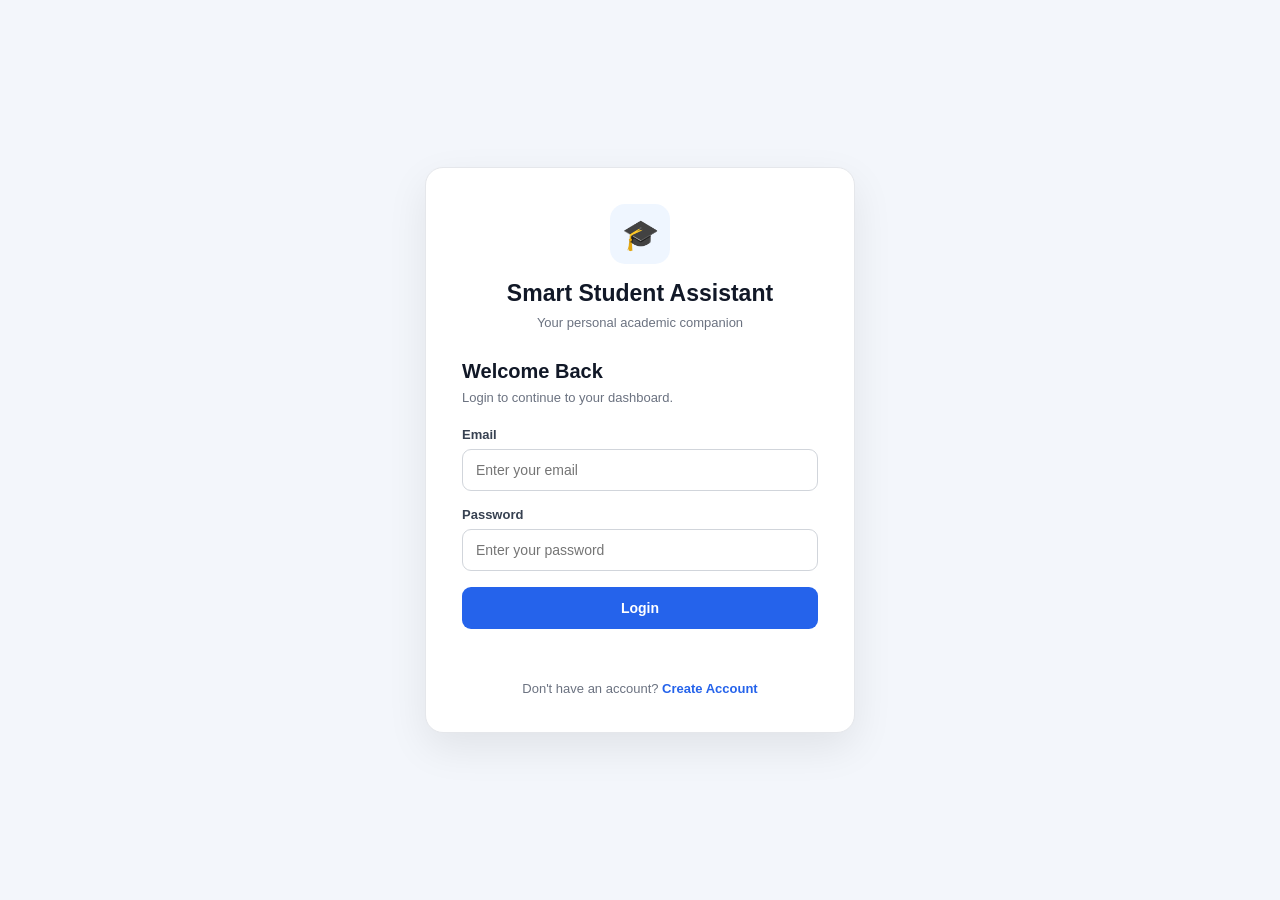
<file: index.html>
<!DOCTYPE html>
<html lang="en">

<head>
    <meta charset="UTF-8">
    <meta name="viewport" content="width=device-width, initial-scale=1.0">

    <title>Smart Student Assistant</title>

    <link rel="stylesheet" href="css/style.css">
</head>

<body>

    <!-- ========================================
         HEADER
    ======================================== -->

    <header class="top-header">

        <div class="logo-area">
            <h1>Smart Student Assistant</h1>
        </div>

        <div class="header-right">
            <span class="student-label">
                Student Dashboard
            </span>
        </div>

    </header>


    <!-- ========================================
         SIDEBAR
    ======================================== -->

    <aside class="sidebar">

        <nav class="sidebar-nav">

            <a href="#dashboard" class="nav-item active">
                <span class="nav-icon">🏠</span>
                <span>Dashboard</span>
            </a>

            <a href="#subjects" class="nav-item">
                <span class="nav-icon">📚</span>
                <span>Subjects</span>
            </a>

            <a href="#tasks" class="nav-item">
                <span class="nav-icon">✅</span>
                <span>Tasks</span>
            </a>

            <a href="#notes" class="nav-item">
                <span class="nav-icon">📝</span>
                <span>Notes</span>
            </a>

            <a href="#schedule" class="nav-item">
                <span class="nav-icon">📅</span>
                <span>Schedule</span>
            </a>

            <a href="#exams" class="nav-item">
                <span class="nav-icon">📋</span>
                <span>Exams</span>
            </a>

            <a href="#progress-dashboard" class="nav-item">
                <span class="nav-icon">📈</span>
                <span>Progress</span>
            </a>

            <a href="#academic-insights" class="nav-item">
                <span class="nav-icon">🧠</span>
                <span>Insights</span>
            </a>

            <a href="#academic-analytics" class="nav-item">
                <span class="nav-icon">📊</span>
                <span>Analytics</span>
            </a>

            <a href="#study-timer" class="nav-item">
                <span class="nav-icon">⏱️</span>
                <span>Study Timer</span>
            </a>
            <a href="#knowledge-test" class="nav-item">
    <span class="nav-icon">📝</span>
    <span>Knowledge Test</span>
</a>

        </nav>
<button
            id="logout-button"
            class="logout-button">
            🚪 Logout
        </button>
    </aside>


    <!-- ========================================
         MAIN CONTENT
    ======================================== -->

    <main class="main-content" id="dashboard">


        <!-- ========================================
     WELCOME
======================================== -->

<section class="welcome-section">

    <div>

        <h2 id="welcome-user">
            Welcome back, Student! 👋
        </h2>

        <p>
            Stay organized, track your progress,
            and achieve your academic goals.
        </p>

    </div>

</section>


        <!-- ========================================
             STAT CARDS
        ======================================== -->

        <section class="stats-grid">


            <div class="stat-card">

                <div class="stat-icon">
                    ✅
                </div>

                <div class="stat-info">

                    <h3>
                        Pending Tasks
                    </h3>

                    <p id="task-count">
                        0
                    </p>

                </div>

            </div>


            <div class="stat-card">

                <div class="stat-icon">
                    📚
                </div>

                <div class="stat-info">

                    <h3>
                        Subjects
                    </h3>

                    <p id="subject-count">
                        0
                    </p>

                </div>

            </div>


            <div class="stat-card">

                <div class="stat-icon">
                    📋
                </div>

                <div class="stat-info">

                    <h3>
                        Upcoming Exams
                    </h3>

                    <p id="exam-count">
                        0
                    </p>

                </div>

            </div>


            <div class="stat-card">

                <div class="stat-icon">
                    📊
                </div>

                <div class="stat-info">

                    <h3>
                        Overall Progress
                    </h3>

                    <p>
                        <span id="overall-progress">
                            0
                        </span>%
                    </p>

                </div>

            </div>


        </section>


        <!-- ========================================
             SMART DASHBOARD
        ======================================== -->

        <section class="dashboard-section smart-dashboard">

            <div class="section-heading">

                <div>

                    <h2>
                        Smart Dashboard
                    </h2>

                    <p>
                        Your academic information at a glance.
                    </p>

                </div>

            </div>


            <div class="smart-grid">


                <!-- TODAY'S SCHEDULE -->

                <div class="smart-card">

                    <div class="smart-card-header">

                        <div class="smart-card-title">

                            <span class="smart-icon">
                                📅
                            </span>

                            <div>

                                <h3>
                                    Today's Schedule
                                </h3>

                                <p>
                                    Classes and activities for today
                                </p>

                            </div>

                        </div>

                    </div>


                    <div
                        id="today-schedule"
                        class="smart-card-content">

                        <p class="empty-message">
                            No schedule available for today.
                        </p>

                    </div>

                </div>


                <!-- EXAM ALERT -->

                <div class="smart-card exam-alert-card">

                    <div class="smart-card-header">

                        <div class="smart-card-title">

                            <span class="smart-icon">
                                🚨
                            </span>

                            <div>

                                <h3>
                                    Upcoming Exam Alert
                                </h3>

                                <p>
                                    Keep track of your upcoming exams
                                </p>

                            </div>

                        </div>

                    </div>


                    <div
                        id="upcoming-exam-alert"
                        class="smart-card-content">

                        <p class="empty-message">
                            No upcoming exams.
                        </p>

                    </div>

                </div>


                <!-- PROGRESS SUMMARY -->

                <div class="smart-card">

                    <div class="smart-card-header">

                        <div class="smart-card-title">

                            <span class="smart-icon">
                                📊
                            </span>

                            <div>

                                <h3>
                                    Progress Summary
                                </h3>

                                <p>
                                    Your subject-wise progress
                                </p>

                            </div>

                        </div>

                    </div>


                    <div
                        id="progress-summary"
                        class="smart-card-content">

                        <p class="empty-message">
                            Add subjects to see your progress.
                        </p>

                    </div>

                </div>


                <!-- STUDY RECOMMENDATION -->

                <div class="smart-card recommendation-card">

                    <div class="smart-card-header">

                        <div class="smart-card-title">

                            <span class="smart-icon">
                                🧠
                            </span>

                            <div>

                                <h3>
                                    Study Recommendation
                                </h3>

                                <p>
                                    Personalized study suggestion
                                </p>

                            </div>

                        </div>

                    </div>


                    <div
                        id="study-recommendation"
                        class="smart-card-content">

                        <p class="empty-message">
                            Add subjects, tasks, and exams to receive
                            study recommendations.
                        </p>

                    </div>

                </div>


            </div>

        </section>


        <!-- ========================================
             TODAY'S OVERVIEW
        ======================================== -->

        <section class="dashboard-section">

            <div class="section-heading">

                <div>

                    <h2>
                        Today's Overview
                    </h2>

                    <p>
                        A quick summary of your academic activity.
                    </p>

                </div>

            </div>


            <div class="overview-grid">


                <div class="overview-item">

                    <div class="overview-icon">
                        📚
                    </div>

                    <div>

                        <p class="overview-title">
                            Subjects
                        </p>

                        <h3 id="overview-subjects">
                            0
                        </h3>

                    </div>

                </div>


                <div class="overview-item">

                    <div class="overview-icon">
                        ✅
                    </div>

                    <div>

                        <p class="overview-title">
                            Pending Tasks
                        </p>

                        <h3 id="overview-tasks">
                            0
                        </h3>

                    </div>

                </div>


                <div class="overview-item">

                    <div class="overview-icon">
                        📋
                    </div>

                    <div>

                        <p class="overview-title">
                            Upcoming Exams
                        </p>

                        <h3 id="overview-exams">
                            0
                        </h3>

                    </div>

                </div>


                <div class="overview-item">

                    <div class="overview-icon">
                        ⏱️
                    </div>

                    <div>

                        <p class="overview-title">
                            Study Sessions
                        </p>

                        <h3 id="overview-sessions">
                            0
                        </h3>

                    </div>

                </div>


            </div>

        </section>
        <!-- ========================================
     NOTIFICATIONS & REMINDERS
======================================== -->

<section
    id="notifications-section"
    class="dashboard-section">

    <div class="section-heading">

        <div>

            <h2>
                🔔 Notifications & Reminders
            </h2>

            <p>
                Important tasks, deadlines, and exams that need your attention.
            </p>

        </div>

    </div>


    <div id="notifications-list">

        <div class="notification-empty">
            🎉 No important notifications right now.
        </div>

    </div>

</section>


        <!-- ========================================
             TASKS
        ======================================== -->

        <section
            class="dashboard-section"
            id="tasks">

            <div class="section-heading">

                <div>

                    <h2>
                        Tasks
                    </h2>

                    <p>
                        Manage your academic tasks and assignments.
                    </p>

                </div>

                <button
                    id="add-task-button"
                    class="primary-button">

                    + Add Task

                </button>

            </div>


            <div
                id="task-list"
                class="task-list">

                <p class="empty-message">
                    No tasks available.
                </p>

            </div>

        </section>


        <!-- ========================================
             UPCOMING EXAMS
        ======================================== -->

        <section class="dashboard-section">

            <div class="section-heading">

                <div>

                    <h2>
                        Upcoming Exams
                    </h2>

                    <p>
                        Keep track of your examination schedule.
                    </p>

                </div>

            </div>


            <div
                id="dashboard-exam-list"
                class="exam-list">

                <p class="empty-message">
                    No upcoming exams.
                </p>

            </div>

        </section>


        <!-- ========================================
             SUBJECTS
        ======================================== -->

        <section
            class="dashboard-section"
            id="subjects">

            <div class="section-heading">

                <div>

                    <h2>
                        Subjects
                    </h2>

                    <p>
                        Track your progress in each subject.
                    </p>

                </div>

                <button
                    id="add-subject-button"
                    class="primary-button">

                    + Add Subject

                </button>

            </div>


            <div
                id="subject-list"
                class="subject-list">

                <p class="empty-message">
                    No subjects added yet.
                </p>

            </div>

        </section>


        <!-- ========================================
             NOTES
        ======================================== -->

        <section
            class="dashboard-section"
            id="notes">

            <div class="section-heading">

                <div>

                    <h2>
                        Notes
                    </h2>

                    <p>
                        Save important study notes and information.
                    </p>

                </div>

                <button
                    id="add-note-button"
                    class="primary-button">

                    + Add Note

                </button>

            </div>


            <div
                id="note-list"
                class="note-list">

                <p class="empty-message">
                    No notes available.
                </p>

            </div>

        </section>


        <!-- ========================================
             SCHEDULE
        ======================================== -->

        <section
            class="dashboard-section"
            id="schedule">

            <div class="section-heading">

                <div>

                    <h2>
                        Schedule
                    </h2>

                    <p>
                        Organize your classes and daily activities.
                    </p>

                </div>

                <button
    id="add-schedule-button"
    class="primary-button"
    onclick="addSchedule()">
    + Add Schedule
</button>

            </div>


            <div
                id="schedule-list"
                class="schedule-list">

                <p class="empty-message">
                    No schedule available.
                </p>

            </div>

        </section>


        <!-- ========================================
             EXAMS
        ======================================== -->

        <section
            class="dashboard-section"
            id="exams">

            <div class="section-heading">

                <div>

                    <h2>
                        Exams
                    </h2>

                    <p>
                        Manage your examination dates and times.
                    </p>

                </div>

                <button
    id="add-exam-button"
    class="primary-button"
    onclick="addExam()">
    + Add Exam
</button>

            </div>


            <div
                id="exam-list"
                class="exam-list">

                <p class="empty-message">
                    No exams added yet.
                </p>

            </div>

        </section>


        <!-- ========================================
             PROGRESS DASHBOARD
        ======================================== -->

        <section
            class="dashboard-section"
            id="progress-dashboard">

            <div class="section-heading">

                <div>

                    <h2>
                        Progress Dashboard
                    </h2>

                    <p>
                        Track your overall academic performance.
                    </p>

                </div>

            </div>


            <div class="progress-dashboard-grid">


                <div class="progress-dashboard-card">

                    <div class="progress-dashboard-icon">
                        📊
                    </div>

                    <div>

                        <p>
                            Overall Progress
                        </p>

                        <h3>
                            <span id="progress-overall">
                                0
                            </span>%
                        </h3>

                    </div>

                </div>


                <div class="progress-dashboard-card">

                    <div class="progress-dashboard-icon">
                        ✅
                    </div>

                    <div>

                        <p>
                            Completed Tasks
                        </p>

                        <h3 id="progress-completed-tasks">
                            0
                        </h3>

                    </div>

                </div>


                <div class="progress-dashboard-card">

                    <div class="progress-dashboard-icon">
                        ⏳
                    </div>

                    <div>

                        <p>
                            Pending Tasks
                        </p>

                        <h3 id="progress-pending-tasks">
                            0
                        </h3>

                    </div>

                </div>


                <div class="progress-dashboard-card">

                    <div class="progress-dashboard-icon">
                        ⏱️
                    </div>

                    <div>

                        <p>
                            Study Sessions
                        </p>

                        <h3 id="progress-study-sessions">
                            0
                        </h3>

                    </div>

                </div>


            </div>


            <div class="progress-performance-card">

                <div class="progress-performance-header">

                    <div>

                        <h3>
                            Subject Performance
                        </h3>

                        <p>
                            View your progress in each subject.
                        </p>

                    </div>

                </div>


                <div
                    id="progress-subject-list"
                    class="progress-subject-list">

                    <p class="empty-message">
                        Add subjects to see your performance.
                    </p>

                </div>

            </div>


            <div class="academic-summary-card">

                <div class="academic-summary-icon">
                    🎯
                </div>

                <div>

                    <h3>
                        Academic Summary
                    </h3>

                    <p id="academic-summary-text">
                        Add your academic data to generate
                        a performance summary.
                    </p>

                </div>

            </div>

        </section>


        <!-- ========================================
             INTELLIGENT ACADEMIC INSIGHTS
        ======================================== -->

        <section
            class="dashboard-section"
            id="academic-insights">

            <div class="section-heading">

                <div>

                    <h2>
                        🧠 Intelligent Academic Insights
                    </h2>

                    <p>
                        Personalized insights based on your academic activity.
                    </p>

                </div>

            </div>


            <div class="insights-grid">


                <div class="insight-card">

                    <div class="insight-icon">
                        🎯
                    </div>

                    <div>

                        <h3>
                            Study Focus
                        </h3>

                        <p id="study-focus-insight">
                            Add subjects and tasks to receive
                            a study focus recommendation.
                        </p>

                    </div>

                </div>


                <div class="insight-card">

                    <div class="insight-icon">
                        📚
                    </div>

                    <div>

                        <h3>
                            Subject Insight
                        </h3>

                        <p id="subject-insight">
                            Your subject performance will appear here.
                        </p>

                    </div>

                </div>


                <div class="insight-card">

                    <div class="insight-icon">
                        ✅
                    </div>

                    <div>

                        <h3>
                            Task Insight
                        </h3>

                        <p id="task-insight">
                            Your task completion pattern will appear here.
                        </p>

                    </div>

                </div>


                <div class="insight-card">

                    <div class="insight-icon">
                        ⏰
                    </div>

                    <div>

                        <h3>
                            Exam Insight
                        </h3>

                        <p id="exam-insight">
                            Your upcoming exam information will appear here.
                        </p>

                    </div>

                </div>


            </div>

        </section>


        <!-- ========================================
             ACADEMIC ANALYTICS
        ======================================== -->

        <section
            class="dashboard-section"
            id="academic-analytics">

            <div class="section-heading">

                <div>

                    <h2>
                        📊 Academic Analytics
                    </h2>

                    <p>
                        Analyze your academic performance and study activity.
                    </p>

                </div>

            </div>


            <!-- ANALYTICS CARDS -->

            <div class="analytics-grid">


                <!-- TASK COMPLETION -->

                <div class="analytics-card">

                    <div class="analytics-icon">
                        ✅
                    </div>

                    <div class="analytics-info">

                        <h3>
                            Task Completion
                        </h3>

                        <p>
                            <span id="analytics-task-completion">
                                0
                            </span>%
                        </p>

                        <small>
                            Completed tasks
                        </small>

                    </div>

                </div>


                <!-- SUBJECT AVERAGE -->

                <div class="analytics-card">

                    <div class="analytics-icon">
                        📚
                    </div>

                    <div class="analytics-info">

                        <h3>
                            Average Subject Progress
                        </h3>

                        <p>
                            <span id="analytics-subject-average">
                                0
                            </span>%
                        </p>

                        <small>
                            Average across subjects
                        </small>

                    </div>

                </div>


                <!-- STUDY SESSIONS -->

                <div class="analytics-card">

                    <div class="analytics-icon">
                        ⏱️
                    </div>

                    <div class="analytics-info">

                        <h3>
                            Study Sessions
                        </h3>

                        <p id="analytics-study-sessions">
                            0
                        </p>

                        <small>
                            Completed study sessions
                        </small>

                    </div>

                </div>


                <!-- EXAM PREPARATION -->

                <div class="analytics-card">

                    <div class="analytics-icon">
                        📝
                    </div>

                    <div class="analytics-info">

                        <h3>
                            Exam Preparation
                        </h3>

                        <p>
                            <span id="analytics-exam-preparation">
                                0
                            </span>%
                        </p>

                        <small>
                            Based on subject progress
                        </small>

                    </div>

                </div>


            </div>


            <!-- ANALYTICS DETAILS -->

            <div class="analytics-details-grid">
                <!-- VISUAL ANALYTICS -->

<div class="visual-analytics-grid">

    <!-- SUBJECT PROGRESS -->

    <div class="visual-analytics-card">

        <div class="visual-analytics-header">
            <div>
                <h3>📚 Subject Progress</h3>
                <p>Current progress of each subject.</p>
            </div>
        </div>

        <div
            id="subject-progress-chart"
            class="subject-progress-chart">
            
            <p class="empty-message">
                Add subjects to view the progress chart.
            </p>

        </div>

    </div>


    <!-- TASK PERFORMANCE -->

    <div class="visual-analytics-card">

        <div class="visual-analytics-header">
            <div>
                <h3>✅ Task Performance</h3>
                <p>Completed and pending tasks.</p>
            </div>
        </div>

        <div
            id="task-performance-chart"
            class="task-performance-chart">

            <p class="empty-message">
                Add tasks to view task performance.
            </p>

        </div>

    </div>


    <!-- STUDY ACTIVITY -->

    <div class="visual-analytics-card">

        <div class="visual-analytics-header">
            <div>
                <h3>⏱️ Study Activity</h3>
                <p>Your completed study sessions.</p>
            </div>
        </div>

        <div
            id="study-activity-chart"
            class="study-activity-chart">

            <p class="empty-message">
                Complete study sessions to view activity.
            </p>

        </div>

    </div>


    <!-- ACADEMIC SUMMARY -->

    <div class="visual-analytics-card">

        <div class="visual-analytics-header">
            <div>
                <h3>🎯 Academic Summary</h3>
                <p>Quick overview of your academic status.</p>
            </div>
        </div>

        <div
            id="academic-summary-chart"
            class="academic-summary-chart">

            <p class="empty-message">
                Add academic data to generate your summary.
            </p>

        </div>

    </div>

</div>


                <!-- PERFORMANCE OVERVIEW -->

                <div class="analytics-detail-card">

                    <div class="analytics-detail-header">

                        <div>

                            <h3>
                                📈 Performance Overview
                            </h3>

                            <p>
                                Your current academic indicators.
                            </p>

                        </div>

                    </div>


                    <div
                        id="analytics-performance-overview"
                        class="analytics-detail-content">

                        <p class="empty-message">
                            Add academic data to view your performance overview.
                        </p>

                    </div>

                </div>


                <!-- STUDY ACTIVITY -->

                <div class="analytics-detail-card">

                    <div class="analytics-detail-header">

                        <div>

                            <h3>
                                ⏱️ Study Activity
                            </h3>

                            <p>
                                Your completed study sessions.
                            </p>

                        </div>

                    </div>


                    <div
                        id="analytics-study-activity"
                        class="analytics-detail-content">

                        <p class="empty-message">
                            Complete study sessions to see your activity.
                        </p>

                    </div>

                </div>


            </div>
<!-- SMART RECOMMENDATIONS -->

<div class="recommendation-section">

    <div class="recommendation-header">
        <div>
            <h3>🤖 Smart Recommendations</h3>
            <p>
                Personalized suggestions based on your academic data.
            </p>
        </div>
    </div>

    <div
        id="smart-recommendations"
        class="recommendations-list">

        <div class="recommendation-item">

            <div class="recommendation-icon">
                💡
            </div>

            <div class="recommendation-content">

                <h4>Getting Started</h4>

                <p>
                    Add your subjects, tasks, and exams
                    to receive personalized recommendations.
                </p>

            </div>

        </div>

    </div>

</div>

        </section>


        <!-- ========================================
             STUDY TIMER
        ======================================== -->

        <section
            class="dashboard-section timer-section"
            id="study-timer">

            <div class="section-heading">

                <div>

                    <h2>
                        Study Timer
                    </h2>

                    <p>
                        Use focused study sessions to improve
                        your productivity.
                    </p>

                </div>

            </div>


            <div class="timer-container">

                <div
                    id="timer-display"
                    class="timer-display">

                    25:00

                </div>


                <div class="timer-controls">

                    <button
                        id="start-timer"
                        class="primary-button">

                        Start

                    </button>

                    <button
                        id="pause-timer"
                        class="secondary-button">

                        Pause

                    </button>

                    <button
                        id="reset-timer"
                        class="secondary-button">

                        Reset

                    </button>

                </div>


                <div class="timer-info">

                    <p>

                        Completed Sessions:

                        <strong id="completed-sessions">
                            0
                        </strong>

                    </p>

                </div>

            </div>

        </section>
        <!-- ========================================
     KNOWLEDGE TEST
======================================== -->

<section
    id="knowledge-test"
    class="dashboard-section knowledge-test-section">

    <div class="section-header">

        <div>

            <h3>📝 Knowledge Test</h3>

            <p>
                Test your knowledge based on the subjects
                you have studied.
            </p>

        </div>

    </div>


    <div class="knowledge-test-setup">

        <div class="form-group">

            <label for="knowledge-test-subject">
                Select Subject
            </label>

            <select id="knowledge-test-subject">

                <option value="">
                    Select a subject
                </option>

            </select>

        </div>


        <div class="form-group">

            <label for="knowledge-test-question-count">
                Number of Questions
            </label>

            <select id="knowledge-test-question-count">

                <option value="5">
                    5 Questions
                </option>

                <option value="10" selected>
                    10 Questions
                </option>

                <option value="15">
                    15 Questions
                </option>

            </select>

        </div>


        <div class="form-group">

            <label for="knowledge-test-difficulty">
                Difficulty
            </label>

            <select id="knowledge-test-difficulty">

                <option value="mixed" selected>
                    Mixed
                </option>

                <option value="easy">
                    Easy
                </option>

                <option value="medium">
                    Medium
                </option>

                <option value="hard">
                    Hard
                </option>

            </select>

        </div>


        <button
            id="start-knowledge-test"
            class="primary-button">
            🚀 Start Test
        </button>

    </div>


    <!-- TEST AREA -->

    <div
        id="knowledge-test-area"
        class="knowledge-test-area"
        style="display: none;">

        <div class="knowledge-test-header">

            <div>

                <h4 id="knowledge-test-title">
                    Knowledge Test
                </h4>

                <p id="knowledge-test-progress">
                    Question 1 of 10
                </p>

            </div>

        </div>


        <div
            id="knowledge-test-questions"
            class="knowledge-test-questions">
        </div>


        <button
            id="submit-knowledge-test"
            class="primary-button">
            ✅ Submit Test
        </button>

    </div>


    <!-- RESULT AREA -->

    <div
        id="knowledge-test-result"
        class="knowledge-test-result"
        style="display: none;">

        <h4>🎉 Test Completed!</h4>

        <div class="knowledge-test-score">

            <strong id="knowledge-test-score">
                0 / 10
            </strong>

            <span id="knowledge-test-percentage">
                0%
            </span>

        </div>


        <p id="knowledge-test-result-message">
            Your result will appear here.
        </p>


        <button
            id="retake-knowledge-test"
            class="secondary-button">
            🔄 Retake Test
        </button>

    </div>

</section>
<!-- ============================================================
     STUDY PLANNER
     ============================================================ -->

<div class="study-planner-section">

    <div class="study-planner-header">

        <div>

            <h3>📅 Daily Study Planner</h3>

            <p>
                A simple study plan generated from your
                subjects, tasks, and upcoming exams.
            </p>

        </div>

    </div>


    <div
        id="study-planner"
        class="study-planner-list">

        <div class="study-plan-item">

            <div class="study-plan-number">
                1
            </div>

            <div class="study-plan-content">

                <h4>
                    Getting Your Study Plan Ready
                </h4>

                <p>
                    Add subjects, tasks, and exams to
                    generate your personalized study plan.
                </p>

            </div>

        </div>

    </div>

</div>
<!-- ============================================================
     AI STUDY ASSISTANT
     ============================================================ -->

<section
    id="ai-study-assistant"
    class="ai-study-assistant-section">

    <div class="ai-assistant-header">

        <div>

            <h3>🤖 AI Study Assistant</h3>

            <p>
                Get personalized study guidance based on
                your subjects, tasks, exams, and study activity.
            </p>

        </div>

    </div>


    <div class="ai-assistant-chat">

        <div
            id="ai-assistant-messages"
            class="ai-assistant-messages">

            <div class="ai-message assistant-message">

                <div class="ai-message-icon">
                    🤖
                </div>

                <div class="ai-message-content">

                    <strong>
                        Smart Study Assistant
                    </strong>

                    <p>
                        Hi! Ask me what you should study,
                        which subject needs attention, or
                        how you can plan your study time.
                    </p>

                </div>

            </div>

        </div>


        <div class="ai-assistant-input-area">

            <input
                type="text"
                id="ai-assistant-input"
                placeholder="Ask me what you should study today..."
                autocomplete="off"
            >

            <button
                id="ai-assistant-send"
                class="primary-button">
                Send
            </button>

        </div>


        <div class="ai-suggestion-buttons">

    <button
        class="ai-suggestion-button"
        data-question="What should I study today?">
        📚 What should I study today?
    </button>

    <button
        class="ai-suggestion-button"
        data-question="Which subject needs the most attention?">
        📊 Which subject needs attention?
    </button>

    <button
        class="ai-suggestion-button"
        data-question="What exams should I prepare for?">
        📝 What exams should I prepare for?
    </button>

    <button
        class="ai-suggestion-button"
        id="generate-study-plan-button">
        🧠 Generate My Study Plan
    </button>

</div>

    </div>

</section>
    </main>


    <!-- ========================================
         JAVASCRIPT
    ======================================== -->

    <script src="js/app.js"></script>
<script src="js/ai-assistant.js"></script>
<script src="js/auth.js"></script>
</body>

</html>
</file>
<file: css/style.css>
/* ============================================================
   SMART STUDENT ASSISTANT
   MAIN STYLESHEET
   ============================================================ */


/* ============================================================
   GLOBAL
   ============================================================ */

* {
    margin: 0;
    padding: 0;
    box-sizing: border-box;
}

html {
    scroll-behavior: smooth;
}

body {
    font-family: Arial, Helvetica, sans-serif;
    background: #f5f7fb;
    color: #111827;
    line-height: 1.5;
}

button,
input,
textarea,
select {
    font-family: inherit;
}

button {
    cursor: pointer;
}


/* ============================================================
   HEADER
   ============================================================ */

.top-header {
    position: fixed;
    top: 0;
    left: 0;
    right: 0;
    height: 70px;
    background: #ffffff;
    border-bottom: 1px solid #e5e7eb;
    display: flex;
    align-items: center;
    justify-content: space-between;
    padding: 0 25px;
    z-index: 1000;
}

.logo-area {
    display: flex;
    align-items: center;
    gap: 12px;
}

.logo-icon {
    width: 40px;
    height: 40px;
    border-radius: 11px;
    background: #2563eb;
    color: #ffffff;
    display: flex;
    align-items: center;
    justify-content: center;
    font-size: 20px;
    font-weight: 700;
}

.logo-area h1 {
    font-size: 20px;
    color: #111827;
}

.header-right {
    display: flex;
    align-items: center;
    gap: 15px;
}

.student-label {
    color: #6b7280;
    font-size: 13px;
}


/* ============================================================
   SIDEBAR
   ============================================================ */

.sidebar {
    position: fixed;
    top: 70px;
    left: 0;
    bottom: 0;
    width: 230px;
    background: #ffffff;
    border-right: 1px solid #e5e7eb;
    padding: 20px 12px;
    overflow-y: auto;
    z-index: 900;
}

.sidebar-nav {
    display: flex;
    flex-direction: column;
    gap: 6px;
}

.nav-item {
    text-decoration: none;
    color: #4b5563;
    padding: 12px 14px;
    border-radius: 10px;
    display: flex;
    align-items: center;
    gap: 11px;
    font-size: 14px;
    transition: all 0.2s ease;
}

.nav-item:hover {
    background: #f3f6fb;
    color: #2563eb;
}

.nav-item.active {
    background: #eff6ff;
    color: #2563eb;
    font-weight: 600;
}

.nav-icon {
    width: 24px;
    text-align: center;
    font-size: 17px;
}


/* ============================================================
   MAIN CONTENT
   ============================================================ */

.main-content {
    margin-left: 230px;
    padding: 100px 30px 40px;
    min-height: 100vh;
}

.dashboard-section {
    margin-bottom: 35px;
}

.section-heading {
    display: flex;
    justify-content: space-between;
    align-items: center;
    gap: 20px;
    margin-bottom: 20px;
}

.section-heading h2 {
    font-size: 24px;
    color: #111827;
    margin-bottom: 4px;
}

.section-heading p {
    color: #6b7280;
    font-size: 13px;
}


/* ============================================================
   BUTTONS
   ============================================================ */

.primary-button {
    border: none;
    background: #2563eb;
    color: #ffffff;
    padding: 10px 17px;
    border-radius: 9px;
    font-size: 13px;
    font-weight: 600;
    transition: all 0.2s ease;
}

.primary-button:hover {
    background: #1d4ed8;
    transform: translateY(-1px);
}

.delete-button {
    border: none;
    background: #fee2e2;
    color: #dc2626;
    padding: 7px 11px;
    border-radius: 7px;
    font-size: 12px;
    font-weight: 600;
}

.delete-button:hover {
    background: #fecaca;
}

.edit-button {
    border: none;
    background: #eff6ff;
    color: #2563eb;
    padding: 7px 11px;
    border-radius: 7px;
    font-size: 12px;
    font-weight: 600;
}

.edit-button:hover {
    background: #dbeafe;
}


/* ============================================================
   STATISTICS
   ============================================================ */

.stats-grid {
    display: grid;
    grid-template-columns: repeat(4, 1fr);
    gap: 18px;
    margin-bottom: 30px;
}

.stat-card {
    background: #ffffff;
    border: 1px solid #e5e7eb;
    border-radius: 15px;
    padding: 22px;
    display: flex;
    align-items: center;
    gap: 15px;
    transition: all 0.25s ease;
}

.stat-card:hover {
    transform: translateY(-7px);
    box-shadow: 0 12px 25px rgba(0, 0, 0, 0.08);
}

.stat-icon {
    width: 50px;
    height: 50px;
    border-radius: 13px;
    background: #eff6ff;
    display: flex;
    align-items: center;
    justify-content: center;
    font-size: 23px;
    flex-shrink: 0;
}

.stat-info h3 {
    color: #6b7280;
    font-size: 12px;
    margin-bottom: 3px;
}

.stat-info p {
    color: #111827;
    font-size: 26px;
    font-weight: 700;
}


/* ============================================================
   GENERAL CARDS
   ============================================================ */

.card {
    background: #ffffff;
    border: 1px solid #e5e7eb;
    border-radius: 15px;
    padding: 22px;
}

.empty-message {
    color: #9ca3af;
    font-size: 13px;
    padding: 15px 0;
}


/* ============================================================
   SMART DASHBOARD
   ============================================================ */

.smart-dashboard-grid {
    display: grid;
    grid-template-columns: repeat(4, 1fr);
    gap: 18px;
}

.smart-card {
    background: #ffffff;
    border: 1px solid #e5e7eb;
    border-radius: 15px;
    padding: 21px;
    min-height: 180px;
}

.smart-card h3 {
    color: #111827;
    font-size: 16px;
    margin-bottom: 5px;
}

.smart-card > p {
    color: #6b7280;
    font-size: 12px;
    margin-bottom: 14px;
}

.smart-item {
    display: flex;
    flex-direction: column;
    gap: 3px;
    padding: 11px 0;
    border-bottom: 1px solid #f0f0f0;
}

.smart-item:last-child {
    border-bottom: none;
}

.smart-item strong {
    color: #111827;
    font-size: 13px;
}

.smart-item span {
    color: #2563eb;
    font-size: 12px;
}

.smart-item small {
    color: #9ca3af;
    font-size: 11px;
}

.smart-progress-value {
    font-size: 32px;
    font-weight: 700;
    color: #2563eb;
    margin-bottom: 4px;
}


/* ============================================================
   TODAY'S OVERVIEW
   ============================================================ */

.overview-grid {
    display: grid;
    grid-template-columns: repeat(4, 1fr);
    gap: 18px;
}

.overview-card {
    background: #ffffff;
    border: 1px solid #e5e7eb;
    border-radius: 15px;
    padding: 20px;
}

.overview-card h3 {
    font-size: 14px;
    color: #6b7280;
    margin-bottom: 7px;
}

.overview-card p {
    font-size: 25px;
    font-weight: 700;
    color: #2563eb;
}


/* ============================================================
   TASKS
   ============================================================ */

.task-list {
    display: flex;
    flex-direction: column;
    gap: 12px;
}

.task-item {
    background: #ffffff;
    border: 1px solid #e5e7eb;
    border-radius: 12px;
    padding: 15px 17px;
    display: flex;
    justify-content: space-between;
    align-items: center;
    gap: 15px;
}

.task-left {
    display: flex;
    align-items: flex-start;
    gap: 12px;
}

.task-left input {
    margin-top: 4px;
}

.task-content h3 {
    font-size: 14px;
    margin-bottom: 3px;
}

.task-content p {
    font-size: 12px;
    color: #6b7280;
}

.task-item.completed .task-content h3 {
    text-decoration: line-through;
    color: #9ca3af;
}

.task-item.completed .task-content p {
    color: #9ca3af;
}


/* ============================================================
   SUBJECTS
   ============================================================ */

.subject-list {
    display: grid;
    grid-template-columns: repeat(2, 1fr);
    gap: 18px;
}

.subject-card {
    background: #ffffff;
    border: 1px solid #e5e7eb;
    border-radius: 15px;
    padding: 20px;
}

.subject-card-header {
    display: flex;
    justify-content: space-between;
    gap: 15px;
    margin-bottom: 15px;
}

.subject-card h3 {
    font-size: 16px;
    margin-bottom: 4px;
}

.subject-card p {
    color: #6b7280;
    font-size: 12px;
}

.subject-actions {
    display: flex;
    gap: 6px;
}

.progress-bar {
    width: 100%;
    height: 9px;
    background: #e5e7eb;
    border-radius: 20px;
    overflow: hidden;
}

.progress-fill {
    height: 100%;
    background: #2563eb;
    border-radius: 20px;
    transition: width 0.3s ease;
}


/* ============================================================
   NOTES
   ============================================================ */

.notes-list {
    display: grid;
    grid-template-columns: repeat(2, 1fr);
    gap: 18px;
}

.note-card {
    background: #ffffff;
    border: 1px solid #e5e7eb;
    border-radius: 15px;
    padding: 20px;
}

.note-card-header {
    display: flex;
    justify-content: space-between;
    gap: 12px;
    margin-bottom: 12px;
}

.note-card h3 {
    font-size: 16px;
}

.note-card p {
    color: #6b7280;
    font-size: 13px;
    white-space: pre-wrap;
}


/* ============================================================
   SCHEDULE
   ============================================================ */

.schedule-list {
    display: flex;
    flex-direction: column;
    gap: 12px;
}

.schedule-item {
    background: #ffffff;
    border: 1px solid #e5e7eb;
    border-radius: 12px;
    padding: 17px;
    display: flex;
    justify-content: space-between;
    align-items: center;
    gap: 15px;
}

.schedule-item h3 {
    font-size: 15px;
    margin-bottom: 3px;
}

.schedule-item p {
    color: #2563eb;
    font-size: 12px;
}

.schedule-item small {
    color: #9ca3af;
    font-size: 11px;
}


/* ============================================================
   EXAMS
   ============================================================ */

.exam-list {
    display: flex;
    flex-direction: column;
    gap: 12px;
}

.exam-item {
    background: #ffffff;
    border: 1px solid #e5e7eb;
    border-radius: 12px;
    padding: 17px;
    display: flex;
    justify-content: space-between;
    align-items: center;
    gap: 15px;
}

.exam-item h3 {
    font-size: 15px;
    margin-bottom: 3px;
}

.exam-item p {
    color: #6b7280;
    font-size: 12px;
}


/* ============================================================
   PROGRESS DASHBOARD
   ============================================================ */

.progress-dashboard-grid {
    display: grid;
    grid-template-columns: repeat(4, 1fr);
    gap: 18px;
    margin-bottom: 22px;
}

.progress-card {
    background: #ffffff;
    border: 1px solid #e5e7eb;
    border-radius: 15px;
    padding: 20px;
}

.progress-card h3 {
    color: #6b7280;
    font-size: 13px;
    margin-bottom: 5px;
}

.progress-card p {
    color: #2563eb;
    font-size: 27px;
    font-weight: 700;
}

.progress-subject-list {
    background: #ffffff;
    border: 1px solid #e5e7eb;
    border-radius: 15px;
    padding: 22px;
    margin-bottom: 20px;
}

.progress-subject-item {
    margin-bottom: 18px;
}

.progress-subject-item:last-child {
    margin-bottom: 0;
}

.progress-subject-header {
    display: flex;
    justify-content: space-between;
    margin-bottom: 7px;
    font-size: 13px;
}

.progress-subject-header span {
    color: #4b5563;
}

.progress-subject-header strong {
    color: #2563eb;
}

.academic-summary {
    background: #ffffff;
    border: 1px solid #e5e7eb;
    border-radius: 15px;
    padding: 22px;
}

.academic-summary h3 {
    font-size: 17px;
    margin-bottom: 8px;
}

.academic-summary p {
    color: #6b7280;
    font-size: 13px;
}


/* ============================================================
   INTELLIGENT ACADEMIC INSIGHTS
   ============================================================ */

.insights-grid {
    display: grid;
    grid-template-columns: repeat(4, 1fr);
    gap: 18px;
}

.insight-card {
    background: #ffffff;
    border: 1px solid #e5e7eb;
    border-radius: 15px;
    padding: 22px;
    transition: all 0.25s ease;
}

.insight-card:hover {
    transform: translateY(-6px);
    box-shadow: 0 12px 25px rgba(0, 0, 0, 0.08);
}

.insight-icon {
    width: 48px;
    height: 48px;
    border-radius: 12px;
    background: #eff6ff;
    display: flex;
    align-items: center;
    justify-content: center;
    font-size: 22px;
    margin-bottom: 15px;
}

.insight-card h3 {
    font-size: 15px;
    margin-bottom: 8px;
}

.insight-card p {
    color: #6b7280;
    font-size: 12px;
    line-height: 1.7;
}


/* ============================================================
   ACADEMIC ANALYTICS
   ============================================================ */

.analytics-grid {
    display: grid;
    grid-template-columns: repeat(4, 1fr);
    gap: 18px;
    margin-bottom: 22px;
}

.analytics-card {
    background: #ffffff;
    border: 1px solid #e5e7eb;
    border-radius: 15px;
    padding: 22px;
    display: flex;
    align-items: center;
    gap: 15px;
    transition: all 0.25s ease;
}

.analytics-card:hover {
    transform: translateY(-6px);
    box-shadow: 0 12px 25px rgba(0, 0, 0, 0.08);
}

.analytics-icon {
    width: 52px;
    height: 52px;
    border-radius: 13px;
    background: #eff6ff;
    display: flex;
    align-items: center;
    justify-content: center;
    font-size: 24px;
    flex-shrink: 0;
}

.analytics-info h3 {
    font-size: 13px;
    color: #6b7280;
    margin-bottom: 3px;
}

.analytics-info p {
    font-size: 27px;
    font-weight: 700;
    color: #2563eb;
    line-height: 1.2;
}

.analytics-info small {
    display: block;
    margin-top: 4px;
    color: #9ca3af;
    font-size: 11px;
}

.analytics-details-grid {
    display: grid;
    grid-template-columns: repeat(2, 1fr);
    gap: 20px;
}

.analytics-detail-card {
    background: #ffffff;
    border: 1px solid #e5e7eb;
    border-radius: 15px;
    padding: 24px;
}

.analytics-detail-header {
    margin-bottom: 20px;
}

.analytics-detail-header h3 {
    color: #111827;
    font-size: 18px;
    margin-bottom: 4px;
}

.analytics-detail-header p {
    color: #6b7280;
    font-size: 13px;
}

.analytics-detail-content {
    color: #4b5563;
}

.analytics-detail-row {
    display: flex;
    justify-content: space-between;
    align-items: center;
    padding: 13px 0;
    border-bottom: 1px solid #f0f0f0;
}

.analytics-detail-row:last-child {
    border-bottom: none;
}

.analytics-detail-label {
    color: #6b7280;
    font-size: 14px;
}

.analytics-detail-value {
    color: #111827;
    font-weight: 700;
}


/* ============================================================
   VISUAL ANALYTICS
   ============================================================ */

.visual-analytics-grid {
    display: grid;
    grid-template-columns: repeat(2, 1fr);
    gap: 20px;
    margin-top: 22px;
}

.visual-analytics-card {
    background: #ffffff;
    border: 1px solid #e5e7eb;
    border-radius: 15px;
    padding: 24px;
    min-height: 300px;
    transition: all 0.25s ease;
}

.visual-analytics-card:hover {
    box-shadow: 0 12px 25px rgba(0, 0, 0, 0.06);
}

.visual-analytics-header {
    margin-bottom: 22px;
}

.visual-analytics-header h3 {
    font-size: 17px;
    color: #111827;
    margin-bottom: 4px;
}

.visual-analytics-header p {
    color: #6b7280;
    font-size: 12px;
}


/* ============================================================
   SUBJECT PROGRESS VISUAL
   ============================================================ */

.subject-progress-chart {
    display: flex;
    flex-direction: column;
    gap: 17px;
}

.subject-chart-item {
    width: 100%;
}

.subject-chart-header {
    display: flex;
    justify-content: space-between;
    align-items: center;
    margin-bottom: 7px;
}

.subject-chart-name {
    color: #374151;
    font-size: 13px;
    font-weight: 600;
}

.subject-chart-value {
    color: #2563eb;
    font-size: 13px;
    font-weight: 700;
}

.subject-chart-bar {
    width: 100%;
    height: 12px;
    background: #eef2f7;
    border-radius: 20px;
    overflow: hidden;
}

.subject-chart-fill {
    height: 100%;
    background: #2563eb;
    border-radius: 20px;
    transition: width 0.5s ease;
}


/* ============================================================
   TASK PERFORMANCE VISUAL
   ============================================================ */

.task-performance-chart {
    display: flex;
    flex-direction: column;
    gap: 20px;
}

.task-chart-item {
    display: flex;
    flex-direction: column;
    gap: 7px;
}

.task-chart-header {
    display: flex;
    justify-content: space-between;
    align-items: center;
}

.task-chart-label {
    color: #374151;
    font-size: 13px;
    font-weight: 600;
}

.task-chart-value {
    color: #111827;
    font-size: 13px;
    font-weight: 700;
}

.task-chart-bar {
    height: 15px;
    width: 100%;
    background: #eef2f7;
    border-radius: 20px;
    overflow: hidden;
}

.task-chart-fill {
    height: 100%;
    border-radius: 20px;
    transition: width 0.5s ease;
}


/* ============================================================
   STUDY ACTIVITY VISUAL
   ============================================================ */

.study-activity-chart {
    display: flex;
    flex-direction: column;
    gap: 17px;
}

.study-chart-summary {
    display: flex;
    justify-content: space-between;
    align-items: center;
    background: #f8fafc;
    border-radius: 12px;
    padding: 15px;
}

.study-chart-label {
    color: #6b7280;
    font-size: 13px;
}

.study-chart-value {
    color: #2563eb;
    font-size: 20px;
    font-weight: 700;
}

.study-session-bars {
    display: flex;
    align-items: flex-end;
    justify-content: center;
    gap: 10px;
    height: 120px;
    padding: 10px;
    border-bottom: 1px solid #e5e7eb;
}

.study-session-bar {
    width: 24px;
    min-height: 8px;
    background: #2563eb;
    border-radius: 6px 6px 0 0;
    transition: height 0.5s ease;
}

.study-session-labels {
    display: flex;
    justify-content: center;
    gap: 14px;
    color: #9ca3af;
    font-size: 10px;
}


/* ============================================================
   ACADEMIC SUMMARY VISUAL
   ============================================================ */

.academic-summary-chart {
    display: flex;
    flex-direction: column;
    gap: 15px;
}

.summary-meter {
    display: flex;
    flex-direction: column;
    gap: 7px;
}

.summary-meter-header {
    display: flex;
    justify-content: space-between;
    align-items: center;
}

.summary-meter-label {
    color: #4b5563;
    font-size: 13px;
}

.summary-meter-value {
    color: #2563eb;
    font-size: 13px;
    font-weight: 700;
}

.summary-meter-track {
    height: 11px;
    background: #eef2f7;
    border-radius: 20px;
    overflow: hidden;
}

.summary-meter-fill {
    height: 100%;
    background: #2563eb;
    border-radius: 20px;
    transition: width 0.5s ease;
}


/* ============================================================
   STUDY TIMER
   ============================================================ */

.timer-card {
    max-width: 550px;
    margin: 0 auto;
    background: #ffffff;
    border: 1px solid #e5e7eb;
    border-radius: 18px;
    padding: 35px;
    text-align: center;
}

.timer-display {
    font-size: 64px;
    font-weight: 700;
    color: #2563eb;
    margin-bottom: 25px;
}

.timer-controls {
    display: flex;
    justify-content: center;
    gap: 10px;
}

.timer-controls button {
    min-width: 90px;
}


/* ============================================================
   RESPONSIVE - 1200px
   ============================================================ */

@media (max-width: 1200px) {

    .stats-grid {
        grid-template-columns: repeat(2, 1fr);
    }

    .smart-dashboard-grid {
        grid-template-columns: repeat(2, 1fr);
    }

    .overview-grid {
        grid-template-columns: repeat(2, 1fr);
    }

    .progress-dashboard-grid {
        grid-template-columns: repeat(2, 1fr);
    }

    .insights-grid {
        grid-template-columns: repeat(2, 1fr);
    }

    .analytics-grid {
        grid-template-columns: repeat(2, 1fr);
    }

    .subject-list {
        grid-template-columns: repeat(2, 1fr);
    }

    .notes-list {
        grid-template-columns: repeat(2, 1fr);
    }
}


/* ============================================================
   RESPONSIVE - 900px
   ============================================================ */

@media (max-width: 900px) {

    .sidebar {
        width: 200px;
    }

    .main-content {
        margin-left: 200px;
    }

    .smart-dashboard-grid {
        grid-template-columns: 1fr;
    }

    .analytics-details-grid {
        grid-template-columns: 1fr;
    }

    .visual-analytics-grid {
        grid-template-columns: 1fr;
    }
}


/* ============================================================
   RESPONSIVE - 700px
   ============================================================ */

@media (max-width: 700px) {

    .top-header {
        height: auto;
        min-height: 70px;
        padding: 12px 15px;
    }

    .logo-area h1 {
        font-size: 17px;
    }

    .student-label {
        display: none;
    }

    .sidebar {
        position: relative;
        top: auto;
        width: 100%;
        height: auto;
        border-right: none;
        border-bottom: 1px solid #e5e7eb;
        padding: 10px;
        margin-top: 70px;
    }

    .sidebar-nav {
        flex-direction: row;
        flex-wrap: wrap;
    }

    .nav-item {
        padding: 9px 10px;
        font-size: 12px;
    }

    .main-content {
        margin-left: 0;
        padding: 25px 15px 30px;
    }

    .stats-grid {
        grid-template-columns: 1fr;
    }

    .overview-grid {
        grid-template-columns: 1fr;
    }

    .progress-dashboard-grid {
        grid-template-columns: 1fr;
    }

    .insights-grid {
        grid-template-columns: 1fr;
    }

    .analytics-grid {
        grid-template-columns: 1fr;
    }

    .subject-list {
        grid-template-columns: 1fr;
    }

    .notes-list {
        grid-template-columns: 1fr;
    }

    .visual-analytics-grid {
        grid-template-columns: 1fr;
    }

    .section-heading {
        flex-direction: column;
        align-items: flex-start;
    }

    .task-item,
    .schedule-item,
    .exam-item {
        align-items: flex-start;
    }

    .timer-card {
        padding: 25px 15px;
    }

    .timer-display {
        font-size: 48px;
    }

    .timer-controls {
        flex-wrap: wrap;
    }
}
/* ============================================================
   SMART RECOMMENDATIONS
   ============================================================ */

.recommendation-section {
    margin-top: 22px;
    background: #ffffff;
    border: 1px solid #e5e7eb;
    border-radius: 15px;
    padding: 24px;
}

.recommendation-header {
    margin-bottom: 20px;
}

.recommendation-header h3 {
    color: #111827;
    font-size: 18px;
    margin-bottom: 4px;
}

.recommendation-header p {
    color: #6b7280;
    font-size: 13px;
}

.recommendations-list {
    display: flex;
    flex-direction: column;
    gap: 12px;
}

.recommendation-item {
    display: flex;
    align-items: flex-start;
    gap: 14px;
    padding: 16px;
    background: #f8fafc;
    border: 1px solid #e5e7eb;
    border-radius: 12px;
    transition: all 0.2s ease;
}

.recommendation-item:hover {
    transform: translateX(4px);
    box-shadow: 0 6px 16px rgba(0, 0, 0, 0.06);
}

.recommendation-icon {
    width: 42px;
    height: 42px;
    min-width: 42px;
    border-radius: 11px;
    background: #eff6ff;
    display: flex;
    align-items: center;
    justify-content: center;
    font-size: 20px;
}

.recommendation-content {
    flex: 1;
}

.recommendation-content h4 {
    color: #111827;
    font-size: 14px;
    margin-bottom: 4px;
}

.recommendation-content p {
    color: #6b7280;
    font-size: 12px;
    line-height: 1.6;
}


/* ============================================================
   RESPONSIVE RECOMMENDATIONS
   ============================================================ */

@media (max-width: 700px) {

    .recommendation-section {
        padding: 18px;
    }

    .recommendation-item {
        padding: 13px;
    }

}
/* ============================================================
   DAILY STUDY PLANNER
   ============================================================ */

.study-planner-section {
    margin-top: 22px;
    background: #ffffff;
    border: 1px solid #e5e7eb;
    border-radius: 15px;
    padding: 24px;
}

.study-planner-header {
    margin-bottom: 20px;
}

.study-planner-header h3 {
    color: #111827;
    font-size: 18px;
    margin-bottom: 4px;
}

.study-planner-header p {
    color: #6b7280;
    font-size: 13px;
}

.study-planner-list {
    display: flex;
    flex-direction: column;
    gap: 12px;
}

.study-plan-item {
    display: flex;
    align-items: flex-start;
    gap: 14px;
    padding: 16px;
    background: #f8fafc;
    border: 1px solid #e5e7eb;
    border-radius: 12px;
    transition: all 0.2s ease;
}

.study-plan-item:hover {
    transform: translateX(4px);
    box-shadow: 0 6px 16px rgba(0, 0, 0, 0.06);
}

.study-plan-number {
    width: 38px;
    height: 38px;
    min-width: 38px;
    border-radius: 10px;
    background: #eff6ff;
    color: #2563eb;
    display: flex;
    align-items: center;
    justify-content: center;
    font-size: 14px;
    font-weight: 700;
}

.study-plan-content {
    flex: 1;
}

.study-plan-content h4 {
    color: #111827;
    font-size: 14px;
    margin-bottom: 4px;
}

.study-plan-content p {
    color: #6b7280;
    font-size: 12px;
    line-height: 1.6;
}


/* ============================================================
   RESPONSIVE STUDY PLANNER
   ============================================================ */

@media (max-width: 700px) {

    .study-planner-section {
        padding: 18px;
    }

    .study-plan-item {
        padding: 13px;
    }

}
/* ============================================================
   LOGIN / REGISTER PAGE
   ============================================================ */

.auth-page {
    min-height: 100vh;
    display: flex;
    align-items: center;
    justify-content: center;
    background: #f3f6fb;
    padding: 24px;
}


.auth-card {
    width: 100%;
    max-width: 430px;
    background: #ffffff;
    border: 1px solid #e5e7eb;
    border-radius: 18px;
    padding: 36px;
    box-shadow: 0 15px 40px rgba(0, 0, 0, 0.08);
}


.auth-logo {
    width: 58px;
    height: 58px;
    margin: 0 auto 16px;

    display: flex;
    align-items: center;
    justify-content: center;

    background: #eff6ff;
    border-radius: 15px;

    font-size: 28px;
}


.auth-card > h1 {
    text-align: center;
    color: #111827;
    font-size: 22px;
    margin-bottom: 6px;
}


.auth-subtitle {
    text-align: center;
    color: #6b7280;
    font-size: 13px;
    margin-bottom: 30px;
}


.auth-card h2 {
    color: #111827;
    font-size: 20px;
    margin-bottom: 6px;
}


.auth-description {
    color: #6b7280;
    font-size: 13px;
    margin-bottom: 22px;
}


.auth-input-group {
    margin-bottom: 16px;
}


.auth-input-group label {
    display: block;
    color: #374151;
    font-size: 13px;
    font-weight: 600;
    margin-bottom: 7px;
}


.auth-input-group input {
    width: 100%;
    box-sizing: border-box;

    padding: 12px 13px;

    border: 1px solid #d1d5db;
    border-radius: 9px;

    background: #ffffff;

    color: #111827;
    font-size: 14px;

    outline: none;

    transition:
        border-color 0.2s ease,
        box-shadow 0.2s ease;
}


.auth-input-group input:focus {
    border-color: #2563eb;

    box-shadow:
        0 0 0 3px rgba(37, 99, 235, 0.1);
}


.auth-button {
    width: 100%;

    padding: 13px;

    border: none;
    border-radius: 9px;

    background: #2563eb;
    color: #ffffff;

    font-size: 14px;
    font-weight: 600;

    cursor: pointer;

    transition:
        background 0.2s ease,
        transform 0.2s ease;
}


.auth-button:hover {
    background: #1d4ed8;
    transform: translateY(-1px);
}


.auth-message {
    min-height: 18px;

    margin-top: 12px;

    text-align: center;

    font-size: 13px;
}


.auth-switch {
    margin-top: 22px;

    text-align: center;

    color: #6b7280;

    font-size: 13px;
}


.auth-switch button {
    border: none;
    background: none;

    color: #2563eb;

    font-size: 13px;
    font-weight: 600;

    cursor: pointer;

    padding: 0;
}


.auth-switch button:hover {
    text-decoration: underline;
}


/* ============================================================
   RESPONSIVE AUTH PAGE
   ============================================================ */

@media (max-width: 500px) {

    .auth-page {
        padding: 15px;
    }


    .auth-card {
        padding: 26px 20px;
        border-radius: 14px;
    }


    .auth-card > h1 {
        font-size: 20px;
    }

}
/* ============================================================
   AI ASSISTANT - MOBILE RESPONSIVE
   ============================================================ */

@media (max-width: 700px) {

    .ai-study-assistant-section {
        padding: 20px 15px;
    }

    .ai-assistant-chat {
        width: 100%;
    }

    .ai-assistant-messages {
        width: 100%;
        overflow-wrap: break-word;
        word-break: break-word;
    }

    .ai-assistant-input-area {
        display: flex;
        flex-direction: column;
        gap: 10px;
        width: 100%;
    }

    .ai-assistant-input-area input {
        width: 100%;
        min-width: 0;
        box-sizing: border-box;
    }

    .ai-assistant-input-area button {
        width: 100%;
    }

    .ai-suggestion-buttons {
        display: flex;
        flex-direction: column;
        gap: 8px;
        width: 100%;
    }

    .ai-suggestion-button {
        width: 100%;
        box-sizing: border-box;
        white-space: normal;
        text-align: left;
    }

}
/* ============================================================
   FINAL UI POLISH
   ============================================================ */

/* Smooth page experience */
html {
    scroll-behavior: smooth;
}

body {
    -webkit-font-smoothing: antialiased;
}

/* Improve section cards */
section {
    transition: box-shadow 0.2s ease, transform 0.2s ease;
}

/* Dashboard cards */
.stat-card,
.dashboard-card,
.smart-card,
.analytics-card,
.ai-study-assistant-section,
#study-planner,
#academic-insights,
#academic-analytics,
#progress-dashboard {
    border-radius: 14px;
}

/* Buttons */
button {
    transition:
        transform 0.15s ease,
        box-shadow 0.15s ease,
        opacity 0.15s ease;
}

button:hover {
    transform: translateY(-1px);
}

button:active {
    transform: translateY(0);
}

/* Inputs */
input,
textarea,
select {
    transition:
        border-color 0.2s ease,
        box-shadow 0.2s ease;
}

input:focus,
textarea:focus,
select:focus {
    outline: none;
}

/* Better task/subject list spacing */
.task-item,
.subject-item,
.note-item,
.schedule-item,
.exam-item {
    transition:
        background-color 0.2s ease,
        transform 0.15s ease;
}

/* Empty-state text */
.empty-state {
    text-align: center;
    padding: 20px;
    opacity: 0.7;
}

/* Better mobile spacing */
@media (max-width: 700px) {

    section {
        margin-bottom: 18px;
    }

    button {
        min-height: 42px;
    }

    input,
    textarea,
    select {
        font-size: 16px;
    }

}
/* ============================================================
   KNOWLEDGE TEST - RESULT DISPLAY
   ============================================================ */

.knowledge-test-result {
    width: 100%;
    box-sizing: border-box;
    margin-top: 20px;
    padding: 25px;
    text-align: center;
}

.knowledge-test-result h4 {
    display: block;
    margin: 0 0 20px 0;
    font-size: 24px;
}

.knowledge-test-score {
    display: flex;
    justify-content: center;
    align-items: center;
    gap: 25px;
    margin: 20px 0;
}

.knowledge-test-score strong {
    display: block;
    font-size: 36px;
    font-weight: 700;
}

.knowledge-test-score span {
    display: block;
    font-size: 28px;
    font-weight: 600;
}

#knowledge-test-result-message {
    display: block;
    margin: 15px auto 25px auto;
    font-size: 16px;
    line-height: 1.6;
    max-width: 700px;
}

#retake-knowledge-test {
    display: inline-block;
}
/* ============================================================
   MOBILE SIDEBAR - KNOWLEDGE TEST
   ============================================================ */

@media (max-width: 700px) {

    .sidebar-nav {
        display: grid;
        grid-template-columns: repeat(3, 1fr);
        width: 100%;
        box-sizing: border-box;
    }

    .sidebar-nav .nav-item {
        display: flex;
        align-items: center;
        justify-content: center;
        min-width: 0;
        box-sizing: border-box;
    }

    .sidebar-nav .nav-item[href="#knowledge-test"] {
        display: flex;
    }

}
</file>
